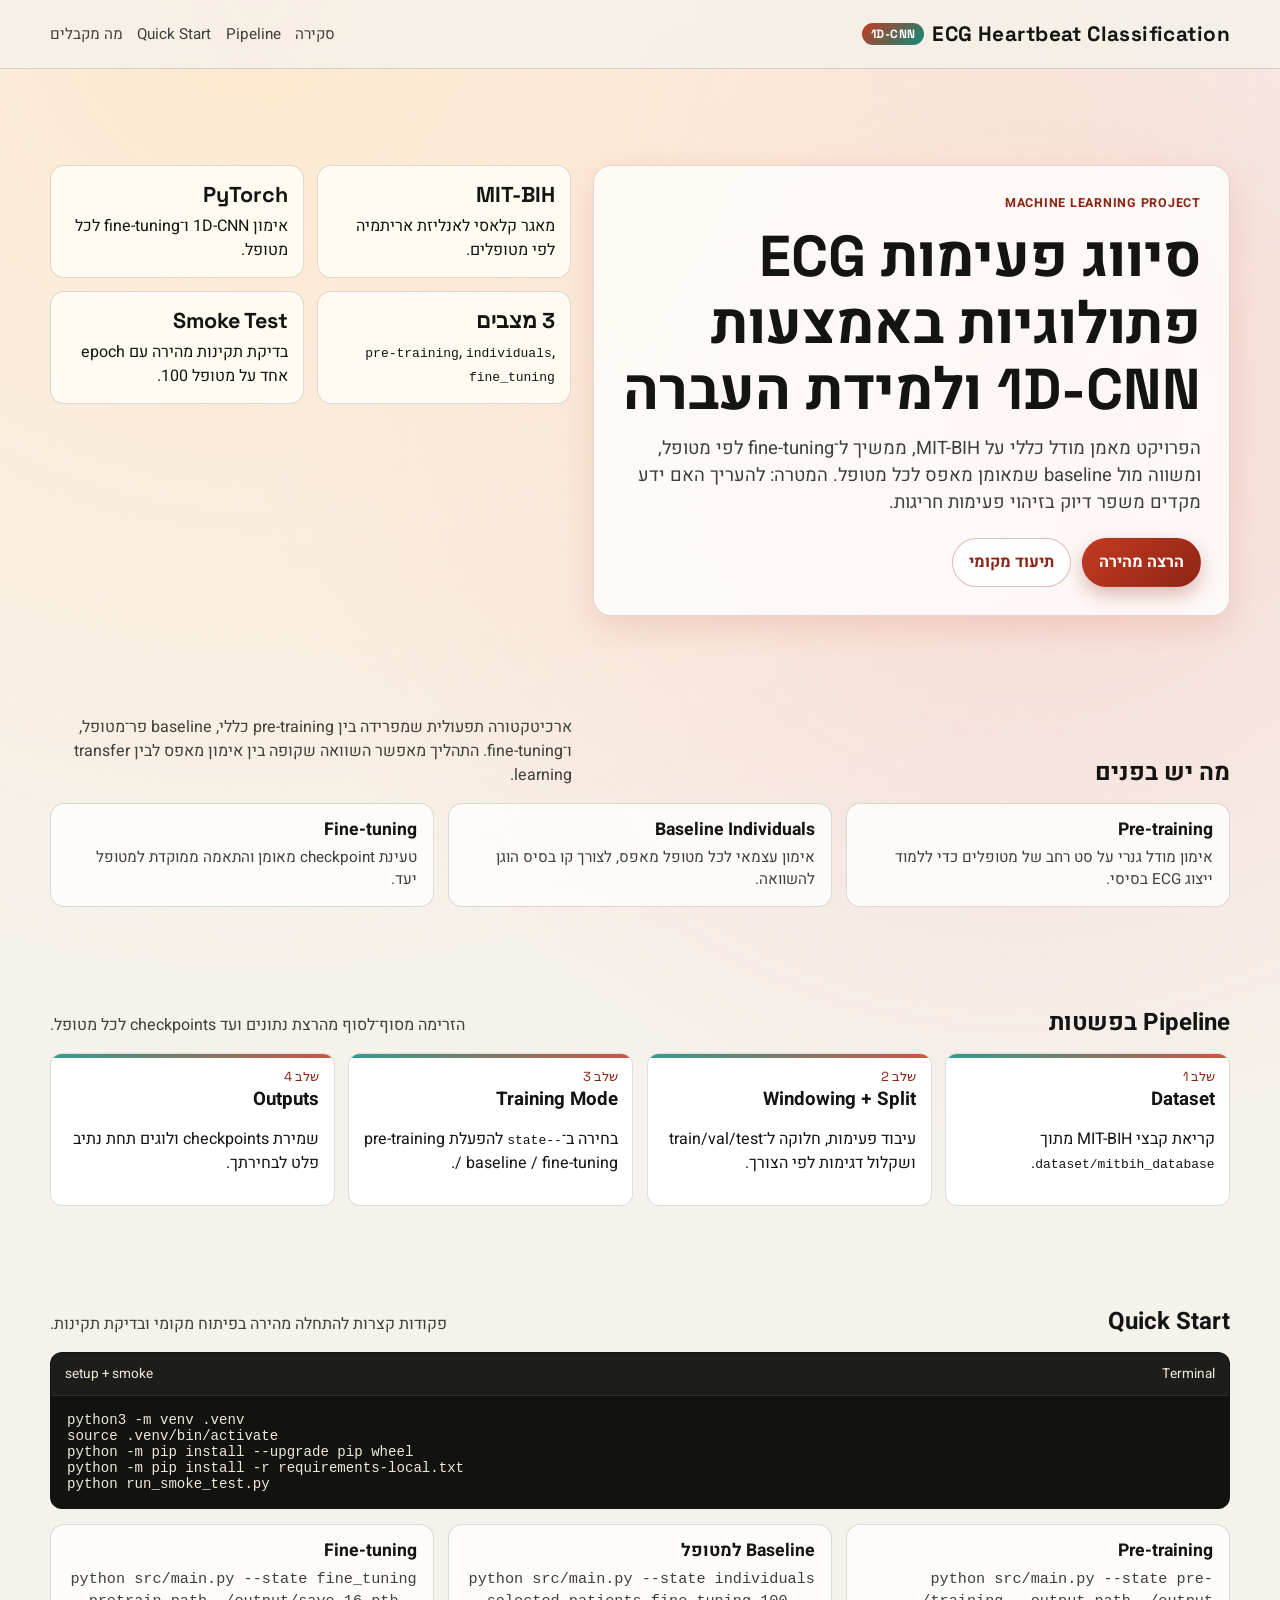
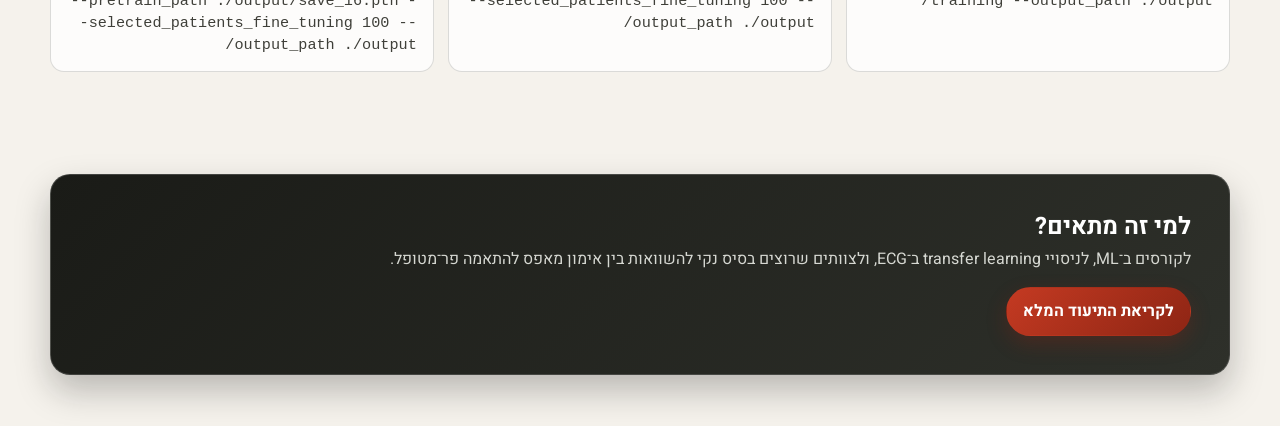
<file: index.html>
<!doctype html>
<html lang="he" dir="rtl">
<head>
  <meta charset="UTF-8" />
  <meta name="viewport" content="width=device-width, initial-scale=1.0" />
  <title>ECG Heartbeat Classification</title>
  <meta http-equiv="refresh" content="0; url=./landing.html" />
  <script>
    window.location.replace("./landing.html");
  </script>
</head>
<body>
  <p>
    מעביר לדף הנחיתה...
    <a href="./landing.html">אם לא עברת אוטומטית, לחץ כאן</a>
  </p>
</body>
</html>
</file>
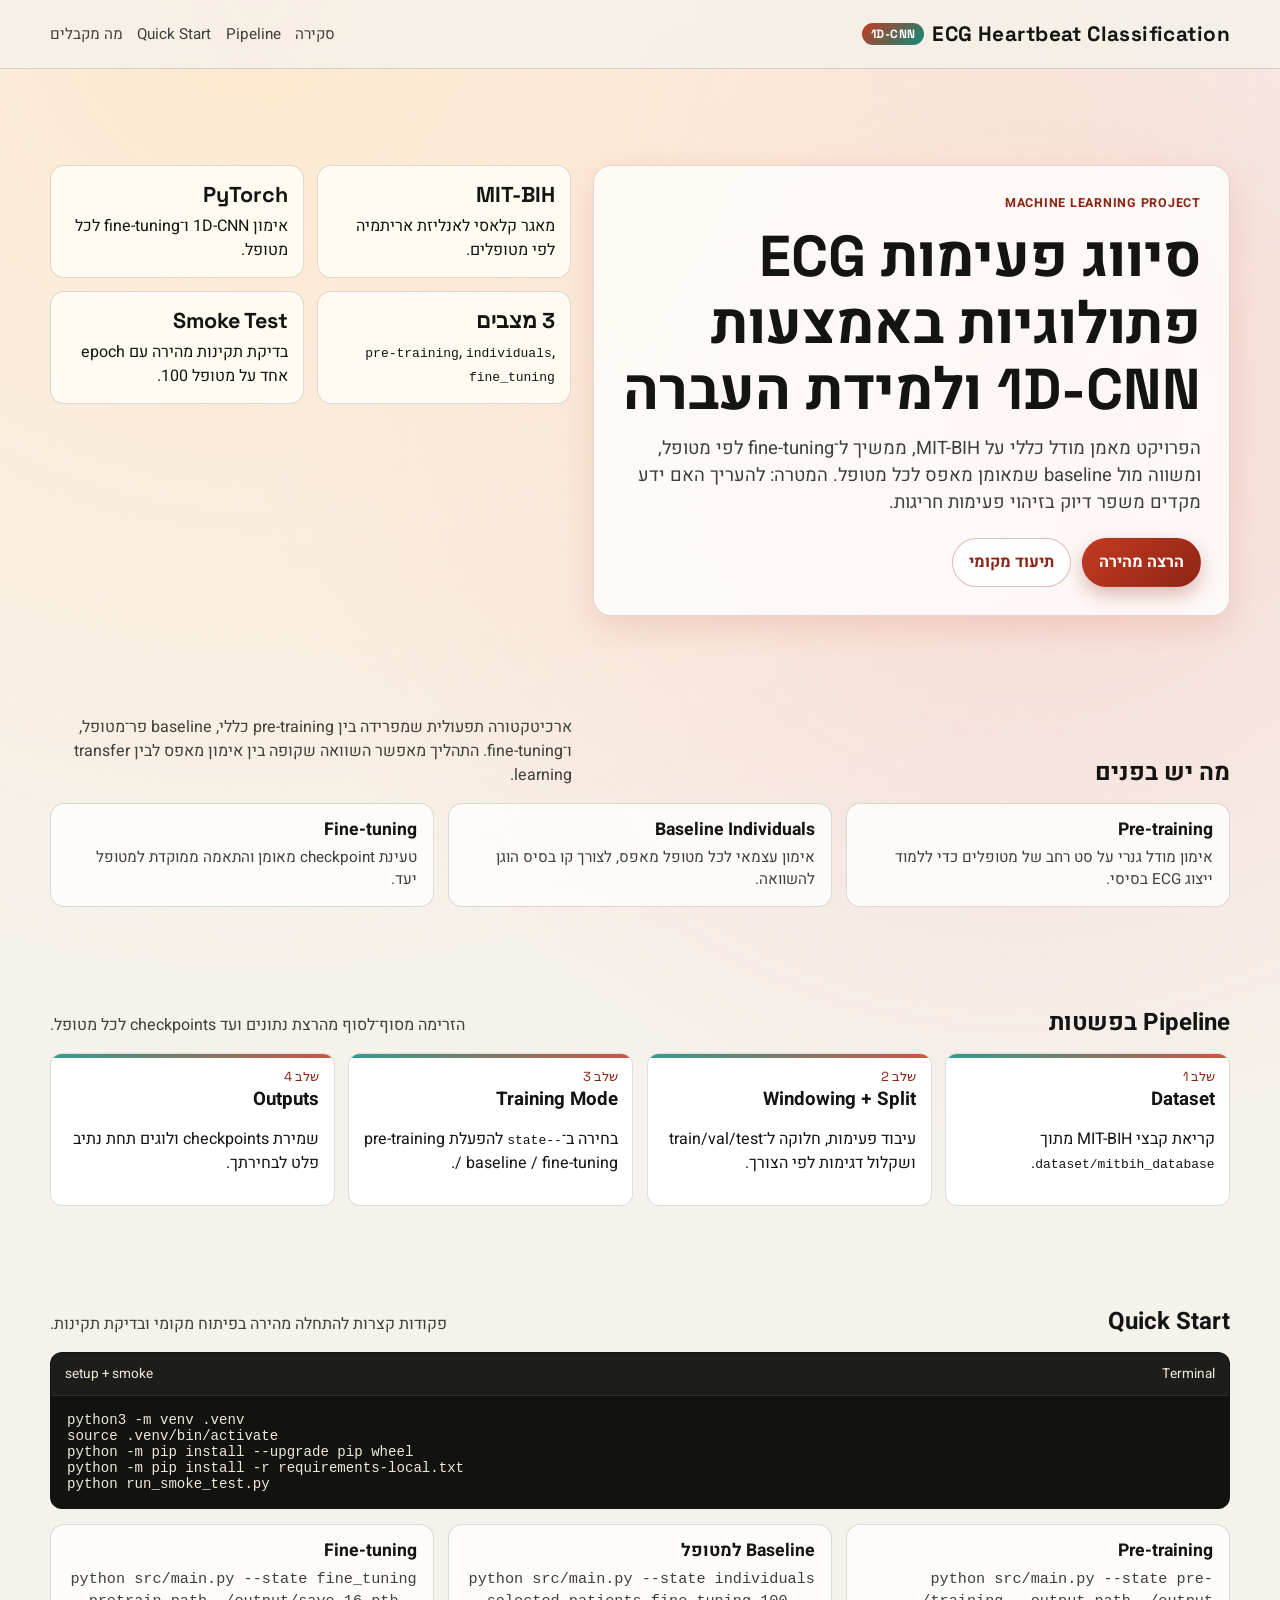
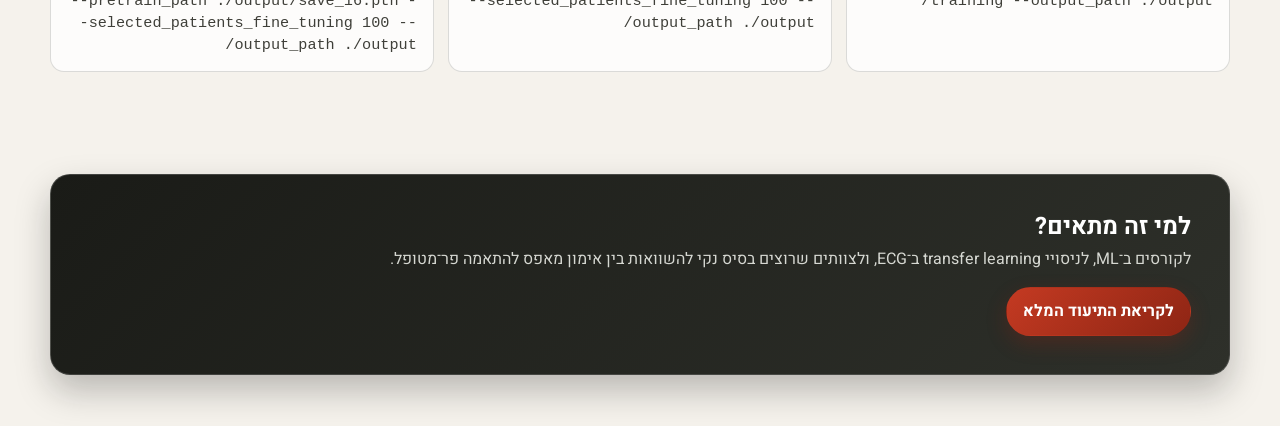
<file: landing.html>
<!doctype html>
<html lang="he" dir="rtl">
<head>
  <meta charset="UTF-8" />
  <meta name="viewport" content="width=device-width, initial-scale=1.0" />
  <title>ECG Heartbeat Classification | 1D-CNN</title>
  <meta name="description" content="דף נחיתה לפרויקט ECG-Heartbeat-Classification: סיווג פעימות ECG עם 1D-CNN, pre-training, baseline ו-fine-tuning." />
  <link rel="preconnect" href="https://fonts.googleapis.com" />
  <link rel="preconnect" href="https://fonts.gstatic.com" crossorigin />
  <link href="https://fonts.googleapis.com/css2?family=Heebo:wght@400;500;700;800&family=Space+Grotesk:wght@500;700&display=swap" rel="stylesheet" />
  <style>
    :root {
      --bg: #f5f2ec;
      --bg-soft: #fffaf2;
      --ink: #141412;
      --ink-soft: #3f3f39;
      --brand: #c43a22;
      --brand-deep: #8e2514;
      --accent: #0e8a7a;
      --card: rgba(255, 255, 255, 0.78);
      --stroke: rgba(20, 20, 18, 0.15);
      --shadow: 0 12px 30px rgba(196, 58, 34, 0.14);
      --radius: 18px;
      --max: 1180px;
    }

    * {
      box-sizing: border-box;
    }

    html,
    body {
      margin: 0;
      padding: 0;
      background: radial-gradient(circle at 20% 0%, #ffe8ce 0%, transparent 45%),
        radial-gradient(circle at 80% 20%, #f8d8d2 0%, transparent 40%),
        var(--bg);
      color: var(--ink);
      font-family: "Heebo", sans-serif;
      scroll-behavior: smooth;
    }

    body::before {
      content: "";
      position: fixed;
      inset: 0;
      pointer-events: none;
      background-image: linear-gradient(rgba(20, 20, 18, 0.025) 1px, transparent 1px),
        linear-gradient(90deg, rgba(20, 20, 18, 0.02) 1px, transparent 1px);
      background-size: 30px 30px;
      z-index: -1;
    }

    a {
      color: inherit;
      text-decoration: none;
    }

    .container {
      width: min(100% - 2rem, var(--max));
      margin-inline: auto;
    }

    .topbar {
      position: sticky;
      top: 0;
      z-index: 100;
      backdrop-filter: blur(8px);
      background: rgba(245, 242, 236, 0.75);
      border-bottom: 1px solid var(--stroke);
    }

    .nav {
      display: flex;
      align-items: center;
      justify-content: space-between;
      gap: 1rem;
      min-height: 68px;
    }

    .brand {
      font-family: "Space Grotesk", sans-serif;
      font-size: clamp(1rem, 2vw, 1.3rem);
      font-weight: 700;
      letter-spacing: 0.02em;
      display: inline-flex;
      align-items: center;
      gap: 0.5rem;
    }

    .brand-badge {
      background: linear-gradient(135deg, var(--brand), var(--accent));
      color: #fff;
      font-size: 0.75rem;
      font-weight: 700;
      border-radius: 999px;
      padding: 0.2rem 0.55rem;
    }

    .links {
      display: flex;
      gap: 0.9rem;
      flex-wrap: wrap;
      justify-content: flex-end;
    }

    .links a {
      font-size: 0.95rem;
      color: var(--ink-soft);
      transition: color 0.2s ease;
    }

    .links a:hover {
      color: var(--brand-deep);
    }

    .hero {
      padding: clamp(3rem, 8vw, 6rem) 0 3rem;
    }

    .hero-grid {
      display: grid;
      grid-template-columns: 1.1fr 0.9fr;
      gap: 1.4rem;
      align-items: stretch;
    }

    .panel {
      border: 1px solid var(--stroke);
      background: var(--card);
      border-radius: var(--radius);
      box-shadow: var(--shadow);
      padding: clamp(1.2rem, 2.2vw, 2.2rem);
    }

    .kicker {
      color: var(--brand-deep);
      font-weight: 700;
      letter-spacing: 0.06em;
      text-transform: uppercase;
      font-size: 0.78rem;
      margin: 0 0 0.7rem;
    }

    h1,
    h2,
    h3 {
      margin: 0;
      line-height: 1.15;
    }

    h1 {
      font-size: clamp(1.9rem, 5vw, 3.6rem);
      font-family: "Space Grotesk", "Heebo", sans-serif;
      margin-bottom: 0.8rem;
    }

    .lead {
      margin: 0;
      color: var(--ink-soft);
      font-size: clamp(1rem, 2vw, 1.15rem);
      max-width: 62ch;
    }

    .hero-cta {
      display: flex;
      flex-wrap: wrap;
      gap: 0.7rem;
      margin-top: 1.4rem;
    }

    .btn {
      border: 1px solid transparent;
      border-radius: 999px;
      padding: 0.7rem 1rem;
      font-weight: 700;
      display: inline-flex;
      align-items: center;
      gap: 0.4rem;
      transition: transform 0.2s ease, box-shadow 0.2s ease;
    }

    .btn:hover {
      transform: translateY(-2px);
    }

    .btn-primary {
      color: #fff;
      background: linear-gradient(135deg, var(--brand), var(--brand-deep));
      box-shadow: 0 8px 20px rgba(142, 37, 20, 0.3);
    }

    .btn-secondary {
      color: var(--brand-deep);
      border-color: rgba(142, 37, 20, 0.3);
      background: rgba(255, 255, 255, 0.85);
    }

    .stats {
      display: grid;
      grid-template-columns: repeat(2, minmax(0, 1fr));
      gap: 0.8rem;
      align-content: start;
    }

    .stat {
      background: var(--bg-soft);
      border: 1px solid var(--stroke);
      border-radius: 14px;
      padding: 0.95rem;
      min-height: 108px;
    }

    .stat strong {
      display: block;
      font-family: "Space Grotesk", sans-serif;
      font-size: 1.35rem;
      margin-bottom: 0.35rem;
    }

    .section {
      padding: clamp(2.2rem, 4vw, 4rem) 0;
    }

    .section-head {
      display: flex;
      justify-content: space-between;
      gap: 1rem;
      align-items: end;
      margin-bottom: 1rem;
    }

    .section-head p {
      margin: 0;
      color: var(--ink-soft);
      max-width: 58ch;
    }

    .cards {
      display: grid;
      grid-template-columns: repeat(3, minmax(0, 1fr));
      gap: 0.9rem;
    }

    .card {
      border: 1px solid var(--stroke);
      background: var(--card);
      border-radius: 14px;
      padding: 1rem;
    }

    .card h3 {
      font-size: 1.1rem;
      margin-bottom: 0.35rem;
    }

    .card p {
      margin: 0;
      color: var(--ink-soft);
      font-size: 0.95rem;
    }

    .flow {
      display: grid;
      grid-template-columns: repeat(4, minmax(0, 1fr));
      gap: 0.85rem;
    }

    .step {
      background: #fff;
      border: 1px solid var(--stroke);
      border-radius: 12px;
      padding: 0.9rem;
      position: relative;
      overflow: hidden;
    }

    .step::before {
      content: "";
      position: absolute;
      top: 0;
      right: 0;
      width: 100%;
      height: 4px;
      background: linear-gradient(90deg, var(--accent), var(--brand));
      opacity: 0.85;
    }

    .step .num {
      font-family: "Space Grotesk", sans-serif;
      font-size: 0.82rem;
      color: var(--brand-deep);
      margin-bottom: 0.25rem;
    }

    .code-wrap {
      border: 1px solid var(--stroke);
      border-radius: 12px;
      overflow: hidden;
      background: #12120f;
      color: #efe9dc;
    }

    .code-head {
      display: flex;
      align-items: center;
      justify-content: space-between;
      padding: 0.7rem 0.9rem;
      background: #1d1d19;
      border-bottom: 1px solid rgba(255, 255, 255, 0.08);
      font-size: 0.85rem;
    }

    pre {
      margin: 0;
      padding: 1rem;
      overflow: auto;
      font-size: 0.88rem;
      direction: ltr;
      text-align: left;
    }

    .cta {
      background: linear-gradient(135deg, #1a1b17, #2e302a);
      color: #fff;
      border-radius: 20px;
      padding: clamp(1.4rem, 3.5vw, 2.4rem);
      border: 1px solid rgba(255, 255, 255, 0.16);
      box-shadow: 0 16px 34px rgba(20, 20, 18, 0.26);
    }

    .cta p {
      margin: 0.4rem 0 1rem;
      color: #d6d8d2;
    }

    .fade {
      opacity: 0;
      transform: translateY(18px);
    }

    .fade.show {
      animation: rise 0.55s ease forwards;
    }

    @keyframes rise {
      from {
        opacity: 0;
        transform: translateY(18px);
      }

      to {
        opacity: 1;
        transform: translateY(0);
      }
    }

    @media (max-width: 980px) {
      .hero-grid,
      .cards,
      .flow {
        grid-template-columns: 1fr 1fr;
      }

      .section-head {
        align-items: start;
        flex-direction: column;
      }
    }

    @media (max-width: 640px) {
      .nav {
        flex-direction: column;
        align-items: start;
        padding: 0.6rem 0;
      }

      .links {
        justify-content: start;
      }

      .hero-grid,
      .cards,
      .stats,
      .flow {
        grid-template-columns: 1fr;
      }

      .hero {
        padding-top: 2.2rem;
      }

      .btn {
        width: 100%;
        justify-content: center;
      }
    }
  </style>
</head>
<body>
  <header class="topbar">
    <div class="container nav">
      <div class="brand">
        ECG Heartbeat Classification
        <span class="brand-badge">1D-CNN</span>
      </div>
      <nav class="links" aria-label="ניווט">
        <a href="#overview">סקירה</a>
        <a href="#pipeline">Pipeline</a>
        <a href="#quickstart">Quick Start</a>
        <a href="#results">מה מקבלים</a>
      </nav>
    </div>
  </header>

  <main>
    <section class="hero container">
      <div class="hero-grid">
        <article class="panel fade">
          <p class="kicker">Machine Learning Project</p>
          <h1>סיווג פעימות ECG פתולוגיות באמצעות 1D-CNN ולמידת העברה</h1>
          <p class="lead">
            הפרויקט מאמן מודל כללי על MIT-BIH, ממשיך ל־fine-tuning לפי מטופל,
            ומשווה מול baseline שמאומן מאפס לכל מטופל. המטרה: להעריך האם ידע מקדים
            משפר דיוק בזיהוי פעימות חריגות.
          </p>
          <div class="hero-cta">
            <a class="btn btn-primary" href="#quickstart">הרצה מהירה</a>
            <a class="btn btn-secondary" href="./README_LOCAL_HE.md">תיעוד מקומי</a>
          </div>
        </article>

        <aside class="stats fade" aria-label="נתוני פרויקט">
          <div class="stat">
            <strong>MIT-BIH</strong>
            מאגר קלאסי לאנליזת אריתמיה לפי מטופלים.
          </div>
          <div class="stat">
            <strong>PyTorch</strong>
            אימון 1D-CNN ו־fine-tuning לכל מטופל.
          </div>
          <div class="stat">
            <strong>3 מצבים</strong>
            <code>pre-training</code>, <code>individuals</code>, <code>fine_tuning</code>
          </div>
          <div class="stat">
            <strong>Smoke Test</strong>
            בדיקת תקינות מהירה עם epoch אחד על מטופל 100.
          </div>
        </aside>
      </div>
    </section>

    <section class="section container" id="overview">
      <div class="section-head fade">
        <h2>מה יש בפנים</h2>
        <p>
          ארכיטקטורה תפעולית שמפרידה בין pre-training כללי, baseline פר־מטופל,
          ו־fine-tuning. התהליך מאפשר השוואה שקופה בין אימון מאפס לבין transfer learning.
        </p>
      </div>
      <div class="cards">
        <article class="card fade">
          <h3>Pre-training</h3>
          <p>אימון מודל גנרי על סט רחב של מטופלים כדי ללמוד ייצוג ECG בסיסי.</p>
        </article>
        <article class="card fade">
          <h3>Baseline Individuals</h3>
          <p>אימון עצמאי לכל מטופל מאפס, לצורך קו בסיס הוגן להשוואה.</p>
        </article>
        <article class="card fade">
          <h3>Fine-tuning</h3>
          <p>טעינת checkpoint מאומן והתאמה ממוקדת למטופל יעד.</p>
        </article>
      </div>
    </section>

    <section class="section container" id="pipeline">
      <div class="section-head fade">
        <h2>Pipeline בפשטות</h2>
        <p>הזרימה מסוף־לסוף מהרצת נתונים ועד checkpoints לכל מטופל.</p>
      </div>
      <div class="flow">
        <article class="step fade">
          <div class="num">שלב 1</div>
          <h3>Dataset</h3>
          <p>קריאת קבצי MIT-BIH מתוך <code>dataset/mitbih_database</code>.</p>
        </article>
        <article class="step fade">
          <div class="num">שלב 2</div>
          <h3>Windowing + Split</h3>
          <p>עיבוד פעימות, חלוקה ל־train/val/test ושקלול דגימות לפי הצורך.</p>
        </article>
        <article class="step fade">
          <div class="num">שלב 3</div>
          <h3>Training Mode</h3>
          <p>בחירה ב־<code>--state</code> להפעלת pre-training / baseline / fine-tuning.</p>
        </article>
        <article class="step fade">
          <div class="num">שלב 4</div>
          <h3>Outputs</h3>
          <p>שמירת checkpoints ולוגים תחת נתיב פלט לבחירתך.</p>
        </article>
      </div>
    </section>

    <section class="section container" id="quickstart">
      <div class="section-head fade">
        <h2>Quick Start</h2>
        <p>פקודות קצרות להתחלה מהירה בפיתוח מקומי ובדיקת תקינות.</p>
      </div>
      <div class="code-wrap fade">
        <div class="code-head">
          <span>Terminal</span>
          <span>setup + smoke</span>
        </div>
        <pre><code>python3 -m venv .venv
source .venv/bin/activate
python -m pip install --upgrade pip wheel
python -m pip install -r requirements-local.txt
python run_smoke_test.py</code></pre>
      </div>
      <div class="cards" style="margin-top: 0.9rem;">
        <article class="card fade">
          <h3>Pre-training</h3>
          <p><code>python src/main.py --state pre-training --output_path ./output/</code></p>
        </article>
        <article class="card fade">
          <h3>Baseline למטופל</h3>
          <p><code>python src/main.py --state individuals --selected_patients_fine_tuning 100 --output_path ./output/</code></p>
        </article>
        <article class="card fade">
          <h3>Fine-tuning</h3>
          <p><code>python src/main.py --state fine_tuning --pretrain_path ./output/save_16.pth --selected_patients_fine_tuning 100 --output_path ./output/</code></p>
        </article>
      </div>
    </section>

    <section class="section container" id="results">
      <article class="cta fade">
        <h2>למי זה מתאים?</h2>
        <p>
          לקורסים ב־ML, לניסויי transfer learning ב־ECG, ולצוותים שרוצים בסיס נקי
          להשוואות בין אימון מאפס להתאמה פר־מטופל.
        </p>
        <a class="btn btn-primary" href="./README.md">לקריאת התיעוד המלא</a>
      </article>
    </section>
  </main>

  <script>
    const faders = document.querySelectorAll('.fade');

    const observer = new IntersectionObserver((entries) => {
      entries.forEach((entry, idx) => {
        if (entry.isIntersecting) {
          const delay = Math.min(idx * 70, 280);
          entry.target.style.animationDelay = `${delay}ms`;
          entry.target.classList.add('show');
          observer.unobserve(entry.target);
        }
      });
    }, { threshold: 0.18 });

    faders.forEach((el) => observer.observe(el));
  </script>
</body>
</html>
</file>
